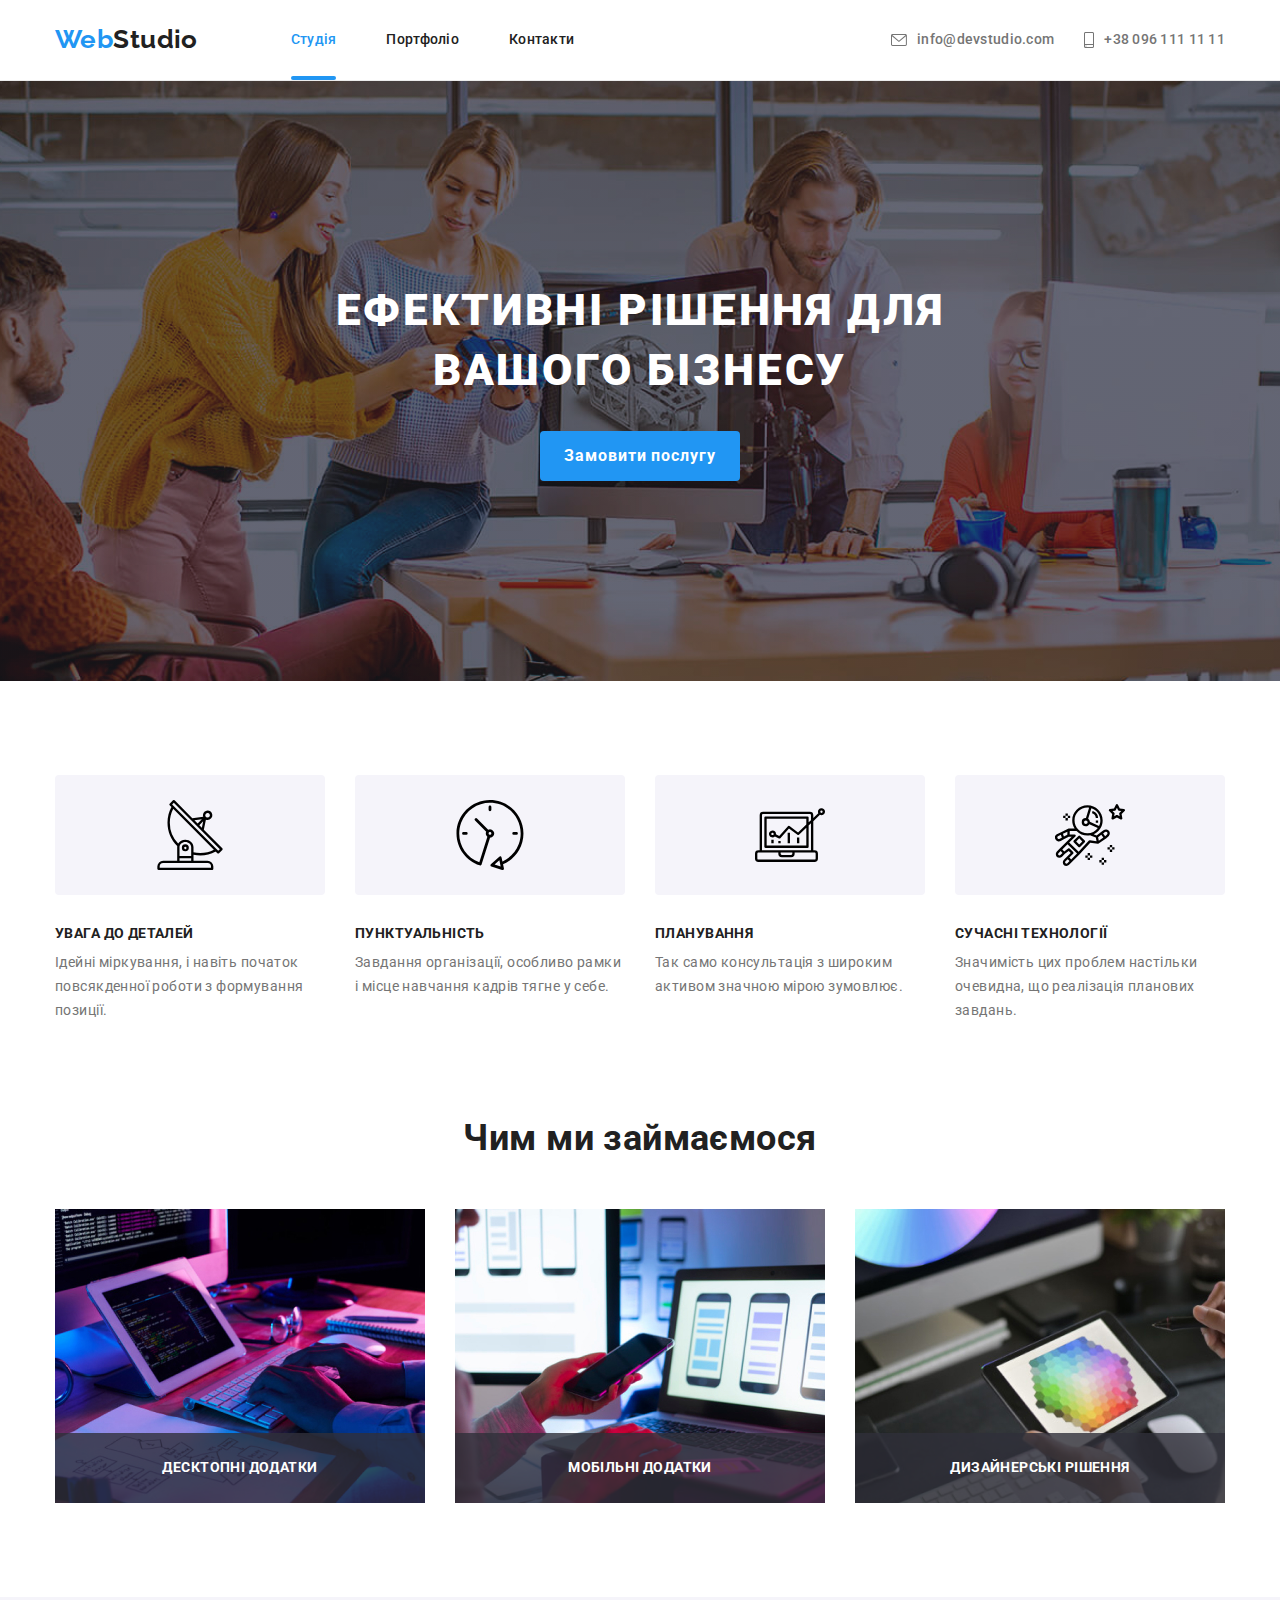
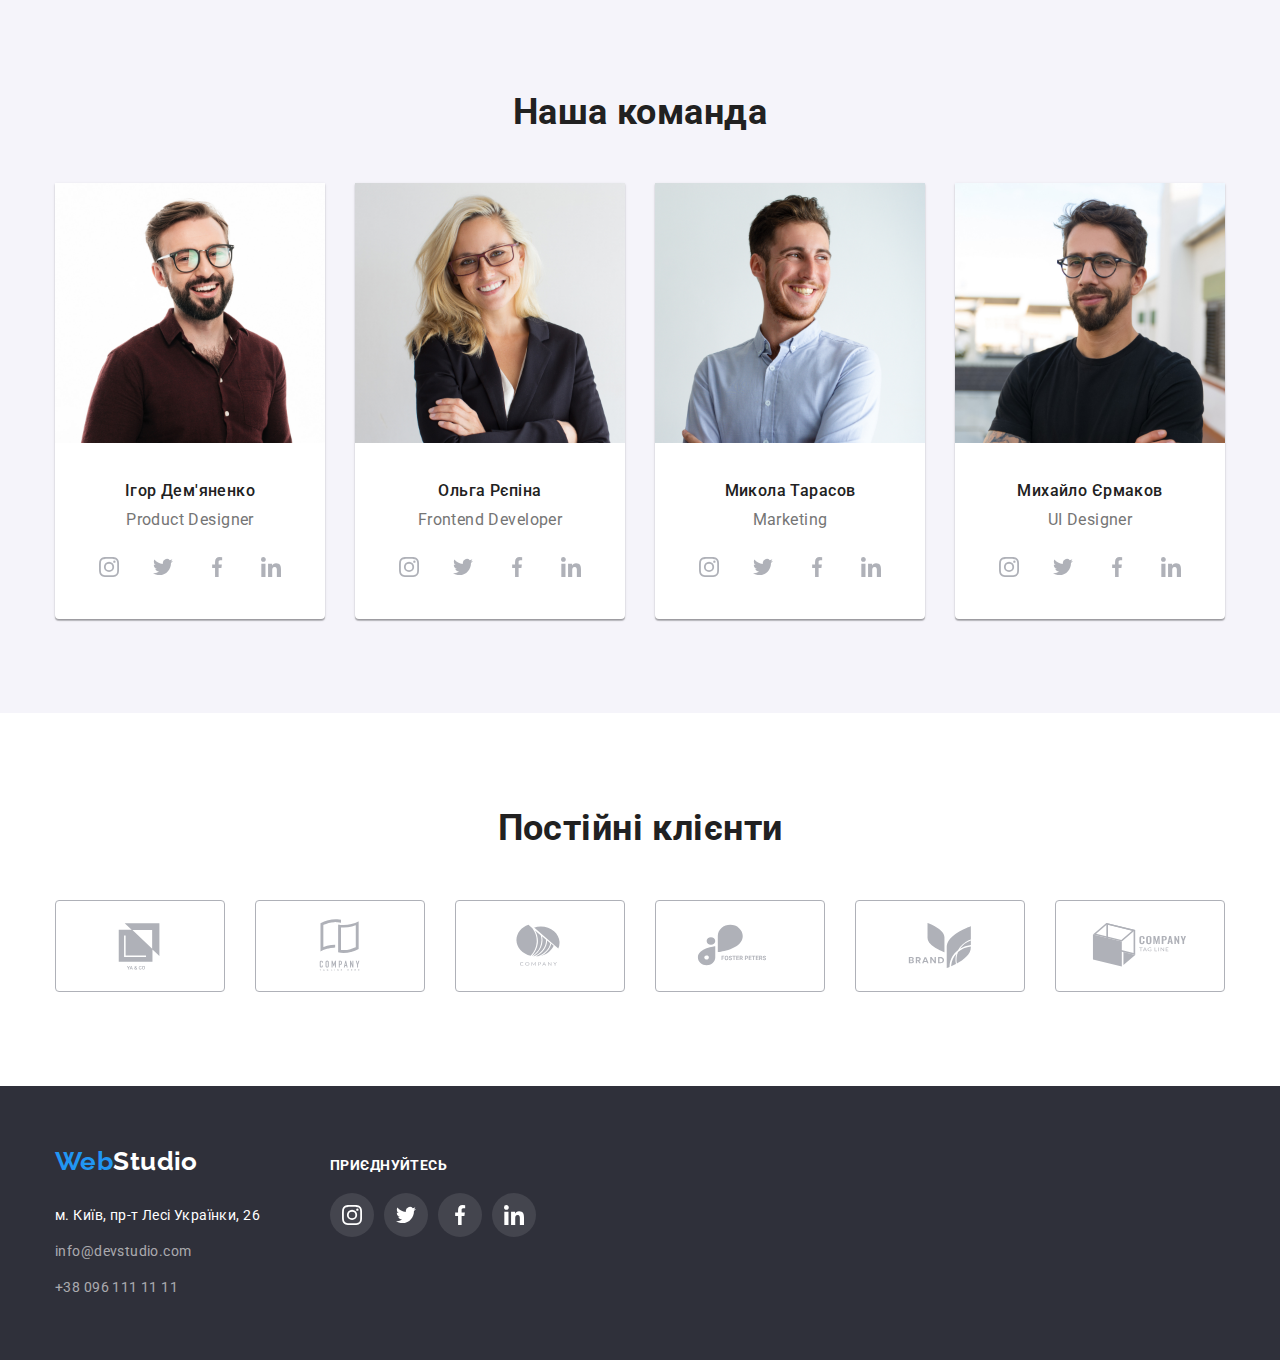
<file: index.html>
<!DOCTYPE html>
<html lang="uk">

<head>
    <meta charset="UTF-8">
    <meta http-equiv="X-UA-Compatible" content="IE=edge">
    <meta name="viewport" content="width=device-width, initial-scale=1.0">
    <title>Web Studio</title>
    <link rel="preconnect" href="https://fonts.googleapis.com">
    <link rel="preconnect" href="https://fonts.gstatic.com" crossorigin>
    <link
        href="https://fonts.googleapis.com/css2?family=Raleway:wght@700&family=Roboto:wght@400;500;700;900&display=swap"
        rel="stylesheet">
    <link rel="stylesheet"
        href="https://cdnjs.cloudflare.com/ajax/libs/modern-normalize/1.1.0/modern-normalize.min.css">
    <link rel="stylesheet" href="./css/styles.css">
</head>

<body>
    <!--header-->
    <header class="header">
        <div class="container cont-header">
            <nav class="nav">
                <a href="./index.html" class="header-logo link"><span class="logo-web">Web</span>Studio</a>
                <ul class="site-nav list">
                    <li class="item"><a href="./index.html" class="header-link link current">Студія</a></li>
                    <li class="item"><a href="./portfolio.html" class="header-link link">Портфоліо</a></li>
                    <li class="item"><a href="#" class="header-link link">Контакти</a></li>
                </ul>
            </nav>
            <ul class="header-list list">
                <li class="item"><a href="mailto:info@devstudio.com" class="contact link">
                        <svg width="16" height="12" class="mail-icon">
                            <use href="./images/icons.svg#icon-envelope"></use>
                        </svg>info@devstudio.com</a></li>
                <li class="item"><a href="tel:+380961111111" class="contact link">
                        <svg width="10" height="16" class="tell-icon">
                            <use href="./images/icons.svg#icon-smartphone"></use>
                        </svg>+38 096 111 11 11</a></li>
            </ul>
        </div>
    </header>
    <main class="main">
        <!-- hero -->
        <section class="hero section">
            <div class="hero-container container">
                <h1 class="hero-title">Ефективні рішення для вашого бізнесу</h1>
                <button data-modal-open type="button" class="hero-btn">Замовити послугу</button>
            </div>
        </section>
        <!--Features-->
        <section class="features section">
            <div class="container feature-container ">
                <h2 class="feature-title visually-hidden">Особливості</h2>
                <ul class="feature list">
                    <li class="feature-list">
                        <div class="feature-icon">
                            <svg width="70" height="70">
                                <use href="./images/icons.svg#icon-antenna"></use>
                            </svg>
                        </div>
                        <h3 class="feature-name">УВАГА ДО ДЕТАЛЕЙ</h3>
                        <p class="feature-text">Ідейні міркування, і навіть початок повсякденної роботи з формування
                            позиції.</p>
                    </li>
                    <li class="feature-list">
                        <div class="feature-icon">
                            <svg width="70" height="70">
                                <use href="./images/icons.svg#icon-clock"></use>
                            </svg>
                        </div>
                        <h3 class="feature-name">ПУНКТУАЛЬНІСТЬ</h3>
                        <p class="feature-text">Завдання організації, особливо рамки і місце навчання кадрів тягне у
                            себе.
                        </p>
                    </li>
                    <li class="feature-list">
                        <div class="feature-icon">
                            <svg width="70" height="70">
                                <use href="./images/icons.svg#icon-diagram"></use>
                            </svg>
                        </div>
                        <h3 class="feature-name">ПЛАНУВАННЯ</h3>
                        <p class="feature-text">Так само консультація з широким активом значною мірою зумовлює.</p>
                    </li>
                    <li class="feature-list">
                        <div class="feature-icon">
                            <svg width="70" height="70">
                                <use href="./images/icons.svg#icon-astronaut"></use>
                            </svg>
                        </div>
                        <h3 class="feature-name">СУЧАСНІ ТЕХНОЛОГІЇ</h3>
                        <p class="feature-text">Значимість цих проблем настільки очевидна, що реалізація планових
                            завдань.
                        </p>
                    </li>
                </ul>
            </div>
        </section>
        <!--Activity-->
        <section class="activity section no-padding">
            <div class="container">
                <h2 class="activity-title">Чим ми займаємося</h2>
                <ul class="activity-list list">
                    <li class="item">
                        <div class="activity-thumb">
                            <img class="activity-img" src="./images/photo1.jpg" alt="Фото1" width="370">
                            <p class="activity-text">Десктопні додатки</p>
                        </div>
                    </li>
                    <li class="item">
                        <div class="activity-thumb">
                            <img class="activity-img" src="./images/photo2.jpg" alt="Фото2" width="370">
                            <p class="activity-text">Мобільні додатки</p>
                        </div>
                    </li>
                    <li class="item">
                        <div class="activity-thumb">
                            <img class="activity-img" src="./images/photo3.jpg" alt="Фото3" width="370">
                            <p class="activity-text">Дизайнерські рішення</p>
                        </div>
                    </li>
                </ul>
            </div>
        </section>
        <!--Staff-->
        <section class="team section">
            <div class="team-container container">
                <h2 class="team-title">Наша команда</h2>
                <ul class="team-list list">
                    <li class="team-item">
                        <img src="./images/teamcard1.jpg" alt="Ігор" width="270" class="team-card">
                        <h3 class="team-name">Ігор Дем'яненко</h3>
                        <p class="team-text">Product Designer</p>
                        <ul class="team-soc-list list">
                            <li class="team-soc-items"><a href="" class="team-soc-link link">
                                    <svg width="20" height="20" class="team-soc-icons">
                                        <use href="./images/icons.svg#icon-instagram"></use>
                                    </svg>
                                </a>
                            </li>
                            <li class="team-soc-items"><a href="" class="team-soc-link link">
                                    <svg width="20" height="20" class="team-soc-icons">
                                        <use href="./images/icons.svg#icon-twitter"></use>
                                    </svg>
                                </a>
                            </li>
                            <li class="team-soc-items"><a href="" class="team-soc-link link">
                                    <svg width="20" height="20" class="team-soc-icons">
                                        <use href="./images/icons.svg#icon-facebook"></use>
                                    </svg>
                                </a>
                            </li>
                            <li class="team-soc-items"><a href="" class="team-soc-link link">
                                    <svg width="20" height="20" class="team-soc-icons">
                                        <use href="./images/icons.svg#icon-linkedin"></use>
                                    </svg>
                                </a>
                            </li>
                        </ul>
                    <li class="team-item">
                        <img src="./images/teamcard2.jpg" alt="Ольга" width="270" class="team-card">
                        <h3 class="team-name">Ольга Рєпіна</h3>
                        <p class="team-text">Frontend Developer</p>
                        <ul class="team-soc-list list">
                            <li class="team-soc-items"><a href="" class="team-soc-link link">
                                    <svg width="20" height="20" class="team-soc-icons">
                                        <use href="./images/icons.svg#icon-instagram"></use>
                                    </svg>
                                </a>
                            </li>
                            <li class="team-soc-items"><a href="" class="team-soc-link link">
                                    <svg width="20" height="20" class="team-soc-icons">
                                        <use href="./images/icons.svg#icon-twitter"></use>
                                    </svg>
                                </a>
                            </li>
                            <li class="team-soc-items"><a href="" class="team-soc-link link">
                                    <svg width="20" height="20" class="team-soc-icons">
                                        <use href="./images/icons.svg#icon-facebook"></use>
                                    </svg>
                                </a>
                            </li>
                            <li class="team-soc-items"><a href="" class="team-soc-link link">
                                    <svg width="20" height="20" class="team-soc-icons">
                                        <use href="./images/icons.svg#icon-linkedin"></use>
                                    </svg>
                                </a>
                            </li>
                        </ul>
                    </li>
                    <li class="team-item">
                        <img src="./images/teamcard3.jpg" alt="Микола" width="270" class="team-card">
                        <h3 class="team-name">Микола Тарасов</h3>
                        <p class="team-text">Marketing</p>
                        <ul class="team-soc-list list">
                            <li class="team-soc-items"><a href="" class="team-soc-link link">
                                    <svg width="20" height="20" class="team-soc-icons">
                                        <use href="./images/icons.svg#icon-instagram"></use>
                                    </svg>
                                </a>
                            </li>
                            <li class="team-soc-items"><a href="" class="team-soc-link link">
                                    <svg width="20" height="20" class="team-soc-icons">
                                        <use href="./images/icons.svg#icon-twitter"></use>
                                    </svg>
                                </a>
                            </li>
                            <li class="team-soc-items"><a href="" class="team-soc-link link">
                                    <svg width="20" height="20" class="team-soc-icons">
                                        <use href="./images/icons.svg#icon-facebook"></use>
                                    </svg>
                                </a>
                            </li>
                            <li class="team-soc-items"><a href="" class="team-soc-link link">
                                    <svg width="20" height="20" class="team-soc-icons">
                                        <use href="./images/icons.svg#icon-linkedin"></use>
                                    </svg>
                                </a>
                            </li>
                        </ul>
                    </li>
                    <li class="team-item">
                        <img src="./images/teamcard4.jpg" alt="Михайло" width="270" class="team-card">
                        <h3 class="team-name">Михайло Єрмаков</h3>
                        <p class="team-text">UI Designer</p>
                        <ul class="team-soc-list list">
                            <li class="team-soc-items"><a href="" class="team-soc-link link">
                                    <svg width="20" height="20" class="team-soc-icons">
                                        <use href="./images/icons.svg#icon-instagram"></use>
                                    </svg>
                                </a>
                            </li>
                            <li class="team-soc-items"><a href="" class="team-soc-link link">
                                    <svg width="20" height="20" class="team-soc-icons">
                                        <use href="./images/icons.svg#icon-twitter"></use>
                                    </svg>
                                </a>
                            </li>
                            <li class="team-soc-items"><a href="" class="team-soc-link link">
                                    <svg width="20" height="20" class="team-soc-icons">
                                        <use href="./images/icons.svg#icon-facebook"></use>
                                    </svg>
                                </a>
                            </li>
                            <li class="team-soc-items"><a href="" class="team-soc-link link">
                                    <svg width="20" height="20" class="team-soc-icons">
                                        <use href="./images/icons.svg#icon-linkedin"></use>
                                    </svg>
                                </a>
                            </li>
                        </ul>
                    </li>
                </ul>
            </div>
        </section>

        <!--Customers-->

        <section class="customers section">
            <div class="customers-container container">
                <h2 class="customers-title">Постійні клієнти</h2>
                <ul class="customers-list list">
                    <li class="customers-item">
                        <a href="#" class="customers-link link">
                            <svg class="customers-icon" width="106" height="60">
                                <use href="./images/icons.svg#icon-logo1"></use>
                            </svg>
                        </a>
                    </li>
                    <li class="customers-item">
                        <a href="#" class="customers-link link">
                            <svg class="customers-icon" width="106" height="60">
                                <use href="./images/icons.svg#icon-logo2"></use>
                            </svg>
                        </a>
                    </li>
                    <li class="customers-item">
                        <a href="#" class="customers-link link">
                            <svg class="customers-icon" width="106" height="60">
                                <use href="./images/icons.svg#icon-logo3"></use>
                            </svg>
                        </a>
                    </li>
                    <li class="customers-item">
                        <a href="#" class="customers-link link">
                            <svg class="customers-icon" width="106" height="60">
                                <use href="./images/icons.svg#icon-logo4"></use>
                            </svg>
                        </a>
                    </li>
                    <li class="customers-item">
                        <a href="#" class="customers-link link">
                            <svg class="customers-icon" width="106" height="60">
                                <use href="./images/icons.svg#icon-logo5"></use>
                            </svg>
                        </a>
                    </li>
                    <li class="customers-item">
                        <a href="#" class="customers-link link">
                            <svg class="customers-icon" width="106" height="60">
                                <use href="./images/icons.svg#icon-logo6"></use>
                            </svg>
                        </a>
                    </li>
                </ul>
            </div>
        </section>
    </main>
    <!-- footer -->
    <footer class="footer">
        <div class="footer-cont container">
            <div class="footer-address">
                <a href="./index.html" class="footer-logo link"><span class="footer-logo-web">Web</span>Studio</a>
                <address>
                    <ul class="footer-list list">
                        <li class="footer-item"><a class="footer-map link" href="https://goo.gl/maps/vWbxdvANgkh5WYvK6"
                                target="_blank" rel="noopener noreferrer nofollow">м. Київ, пр-т Лесі Українки, 26</a>
                        </li>
                        <li class="footer-item"><a href="mailto:info@devstudio.com" class="footer-mail link">
                                info@devstudio.com</a></li>
                        <li class="footer-item"> <a href="tel:+380961111111" class="footer-tel link">+38 096 111 11
                                11</a>
                        </li>
                    </ul>
                </address>
            </div>
            <div class="footer-soc-container">
                <p class="footer-title">приєднуйтесь</p>
                <ul class="footer-soc-list list">
                    <li class="footer-soc-items"><a href="" class="footer-soc-link link">
                            <svg width="20" height="20" class="team-soc-icons">
                                <use href="./images/icons.svg#icon-instagram"></use>
                            </svg>
                        </a>
                    </li>
                    <li class="footer-soc-items"><a href="" class="footer-soc-link link">
                            <svg width="20" height="20" class="footer-soc-icons">
                                <use href="./images/icons.svg#icon-twitter"></use>
                            </svg>
                        </a>
                    </li>
                    <li class="footer-soc-items"><a href="" class="footer-soc-link link">
                            <svg width="20" height="20" class="footer-soc-icons">
                                <use href="./images/icons.svg#icon-facebook"></use>
                            </svg>
                        </a>
                    </li>
                    <li class="footer-soc-items"><a href="" class="footer-soc-link link">
                            <svg width="20" height="20" class="footer-soc-icons">
                                <use href="./images/icons.svg#icon-linkedin"></use>
                            </svg>
                        </a>
                    </li>
                </ul>
            </div>
        </div>
    </footer>
    <div class="backdrop is-hidden" data-modal>
        <div class="modal">
            <button data-modal-close type="button" class="modal-close">
                <svg width="18" height="18" class="modal-icon">
                    <use href="./images/icons.svg#icon-close-black-18dp"></use>
                </svg>
            </button>
        </div>
    </div>
    <script src="./js/modal.js"></script>
</body>

</html>
</file>
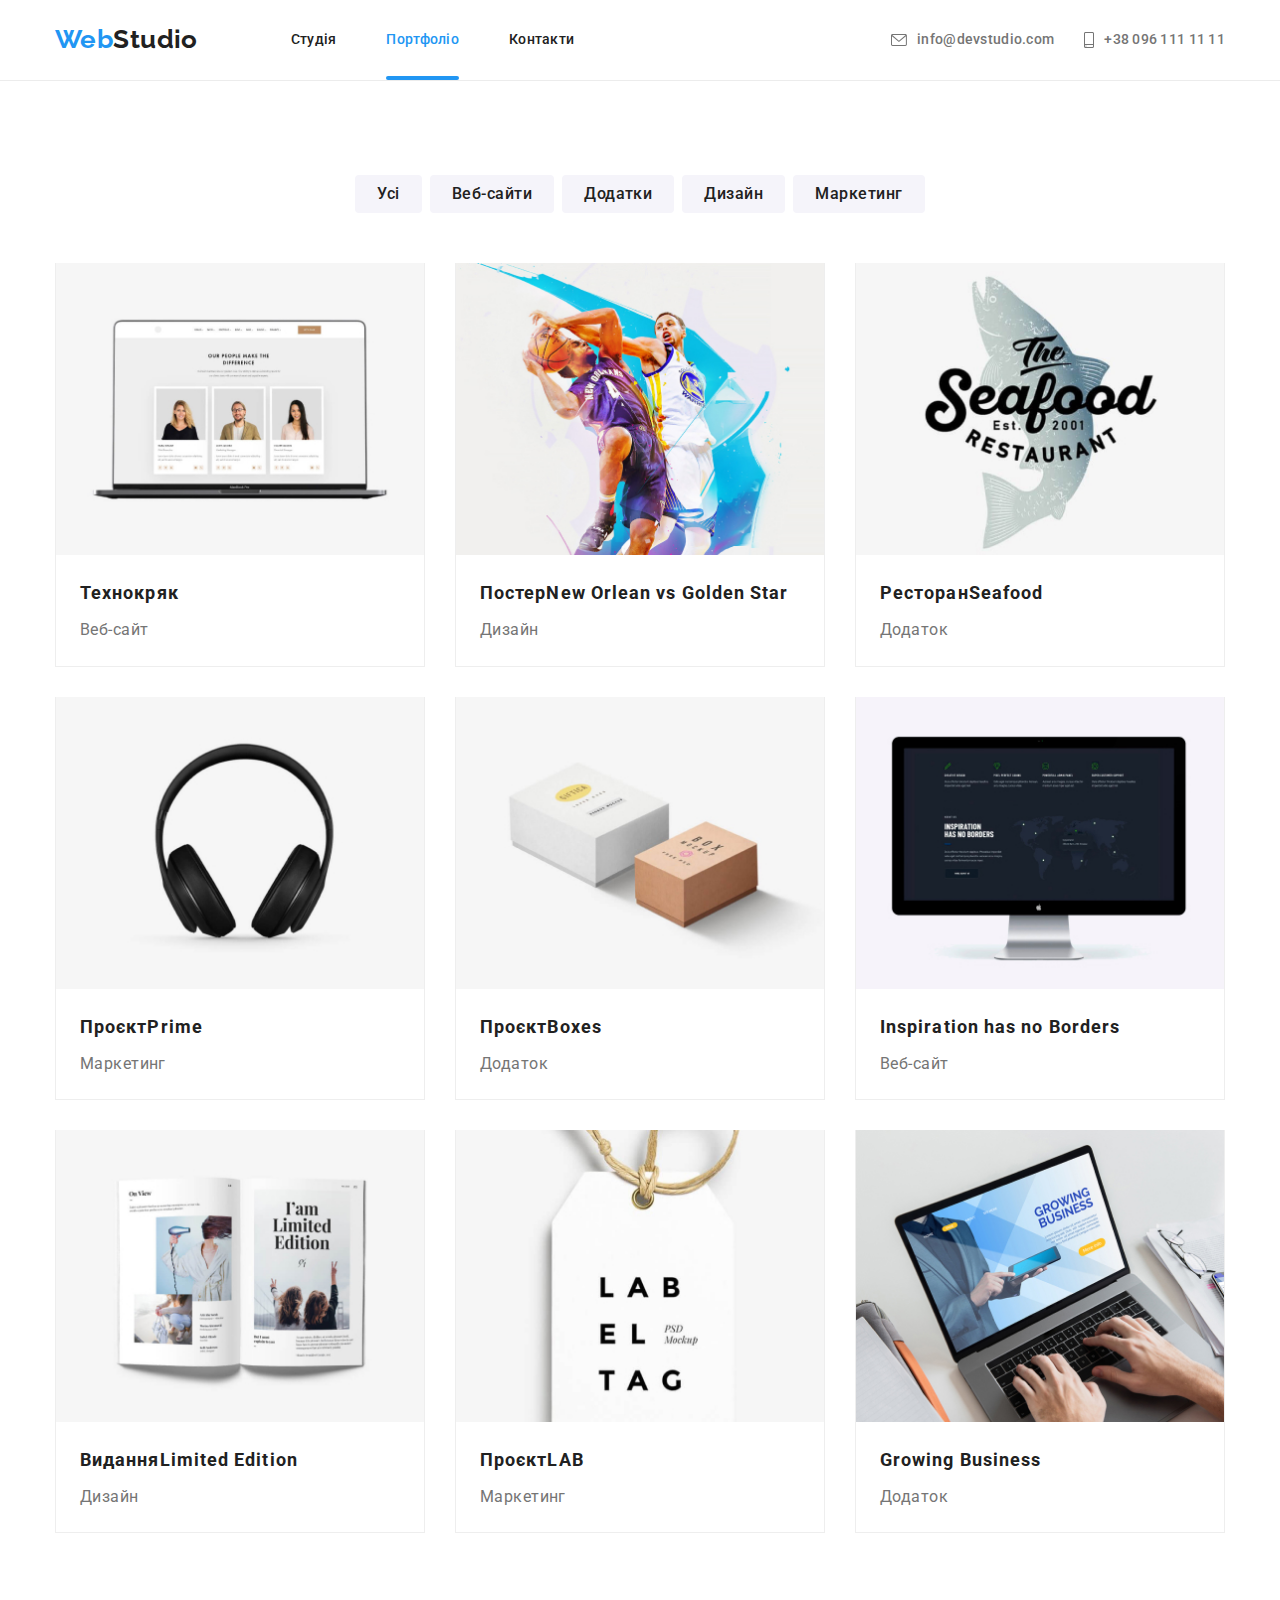
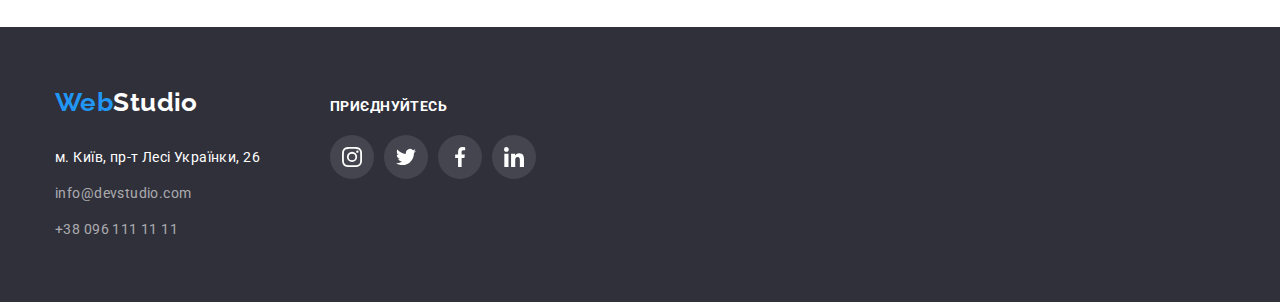
<file: portfolio.html>
<!DOCTYPE html>
<html lang="uk">

<head>
    <meta charset="UTF-8">
    <meta http-equiv="X-UA-Compatible" content="IE=edge">
    <meta name="viewport" content="width=device-width, initial-scale=1.0">
    <title>Document</title>
    <link rel="preconnect" href="https://fonts.googleapis.com">
    <link rel="preconnect" href="https://fonts.gstatic.com" crossorigin>
    <link
        href="https://fonts.googleapis.com/css2?family=Raleway:wght@700&family=Roboto:wght@400;500;700;900&display=swap"
        rel="stylesheet">
    <link rel="stylesheet"
        href="https://cdnjs.cloudflare.com/ajax/libs/modern-normalize/1.1.0/modern-normalize.min.css">
    <link rel="stylesheet" href="./css/styles.css">
</head>

<body>

    <!--header-->
    <header class="header">
        <div class="container cont-header">
            <nav class="nav">
                <a href="./index.html" class="header-logo link"><span class="logo-web">Web</span>Studio</a>
                <ul class="site-nav list">
                    <li class="item"><a href="./index.html" class="header-link link">Студія</a></li>
                    <li class="item"><a href="./portfolio.html" class="header-link link current">Портфоліо</a></li>
                    <li class="item"><a href="#" class="header-link link">Контакти</a></li>
                </ul>
            </nav>
            <ul class="header-list list">
                <li class="item"><a href="mailto:info@devstudio.com" class="contact link">
                        <svg width="16" height="12" class="mail-icon">
                            <use href="./images/icons.svg#icon-envelope"></use>
                        </svg>info@devstudio.com</a></li>
                <li class="item"><a href="tel:+380961111111" class="contact link">
                        <svg width="10" height="16" class="tell-icon">
                            <use href="./images/icons.svg#icon-smartphone"></use>
                        </svg>+38 096 111 11 11</a></li>
            </ul>
        </div>
    </header>
    <!-- Main -->
    <main class="main">
        <section class="projects section">
            <div class="container project-container">
                <h1 class="project-title visually-hidden">Проєкти</h1>
                <ul class="button list">
                    <li class="item"><button type="button" class="section-btn">Усі</button></li>
                    <li class="item"><button type="button" class="section-btn">Веб-сайти</button></li>
                    <li class="item"><button type="button" class="section-btn">Додатки</button></li>
                    <li class="item"><button type="button" class="section-btn">Дизайн</button></li>
                    <li class="item"><button type="button" class="section-btn">Маркетинг</button></li>
                </ul>

                <ul class="project list">
                    <li class="project-item"><a href="#" class="project-list list link">
                            <div class="project-thumb">
                                <img src="./images/project1.jpg" class="project-image" alt="Проєкт1" width="370">
                                <p class="project-cover-text">
                                    Ресурс пропонує комплексні пропозиції з різним рівнем функціоналу та сервісів. Все
                                    це дозволить відвідувачу отримати вичерпні відомості про компанію чи приватну особу.
                                </p>
                            </div>
                            <div class="project-border">
                                <h2 class="project-name">Технокряк</h2>
                                <p class="project-text">Веб-сайт</p>
                            </div>
                        </a>
                    </li>
                    <li class="project-item"><a href="#" class="project-list list link">
                            <div class="project-thumb">
                                <img src="./images/project2.jpg" class="project-image" alt="Проєкт2" width="370">
                                <p class="project-cover-text">
                                    Ресурс пропонує комплексні пропозиції з різним рівнем функціоналу та сервісів. Все
                                    це дозволить відвідувачу отримати вичерпні відомості про компанію чи приватну особу.
                                </p>
                            </div>
                            <div class="project-border">
                                <h2 class="project-name">Постер<span lang="en">New Orlean vs Golden Star</span></h2>
                                <p class="project-text">Дизайн</p>
                            </div>
                        </a>
                    </li>
                    <li class="project-item"><a href="#" class="project-list list link">
                            <div class="project-thumb">
                                <img src="./images/project3.jpg" class="project-image" alt="Проєкт3" width="370">
                                <p class="project-cover-text">
                                    Ресурс пропонує комплексні пропозиції з різним рівнем функціоналу та сервісів. Все
                                    це дозволить відвідувачу отримати вичерпні відомості про компанію чи приватну особу.
                                </p>
                            </div>
                            <div class="project-border">
                                <h2 class="project-name">Ресторан<span lang="en">Seafood</span></h2>
                                <p class="project-text">Додаток</p>
                            </div>
                        </a>
                    </li>
                    <li class="project-item"><a href="#" class="project-list list link">
                            <div class="project-thumb">
                                <img src="./images/project4.jpg" class="project-image" alt="Проєкт4" width="370">
                                <p class="project-cover-text">
                                    Ресурс пропонує комплексні пропозиції з різним рівнем функціоналу та сервісів. Все
                                    це дозволить відвідувачу отримати вичерпні відомості про компанію чи приватну особу.
                                </p>
                            </div>
                            <div class="project-border">
                                <h2 class="project-name">Проєкт<span lang="en">Prime</span></h2>
                                <p class="project-text">Маркетинг</p>
                            </div>
                        </a>
                    </li>
                    <li class="project-item"><a href="#" class="project-list list link">
                            <div class="project-thumb">
                                <img src="./images/project5.jpg" class="project-image" alt="Проєкт5" width="370">
                                <p class="project-cover-text">
                                    Ресурс пропонує комплексні пропозиції з різним рівнем функціоналу та сервісів. Все
                                    це дозволить відвідувачу отримати вичерпні відомості про компанію чи приватну особу.
                                </p>
                            </div>
                            <div class="project-border">
                                <h2 class="project-name">Проєкт<span lang="en">Boxes</span></h2>
                                <p class="project-text">Додаток</p>
                            </div>
                        </a>
                    </li>
                    <li class="project-item"><a href="#" class="project-list list link">
                            <div class="project-thumb">
                                <img src="./images/project6.jpg" class="project-image" alt="Проєкт6" width="370">
                                <p class="project-cover-text">
                                    Ресурс пропонує комплексні пропозиції з різним рівнем функціоналу та сервісів. Все
                                    це дозволить відвідувачу отримати вичерпні відомості про компанію чи приватну особу.
                                </p>
                            </div>
                            <div class="project-border">
                                <h2 class="project-name"><span lang="en">Inspiration has no Borders</span></h2>
                                <p class="project-text">Веб-сайт</p>
                            </div>
                        </a>
                    </li>
                    <li class="project-item"><a href="#" class="project-list list link">
                            <div class="project-thumb">
                                <img src="./images/project7.jpg" class="project-image" alt="Проєкт7" width="370">
                                <p class="project-cover-text">
                                    Ресурс пропонує комплексні пропозиції з різним рівнем функціоналу та сервісів. Все
                                    це дозволить відвідувачу отримати вичерпні відомості про компанію чи приватну особу.
                                </p>
                            </div>
                            <div class="project-border">
                                <h2 class="project-name">Видання<span lang="en">Limited Edition</span></h2>
                                <p class="project-text">Дизайн</p>
                            </div>
                        </a>
                    </li>
                    <li class="project-item"><a href="#" class="project-list list link">
                            <div class="project-thumb">
                                <img src="./images/project8.jpg" class="project-image" alt="Проєкт8" width="370">
                                <p class="project-cover-text">
                                    Ресурс пропонує комплексні пропозиції з різним рівнем функціоналу та сервісів. Все
                                    це дозволить відвідувачу отримати вичерпні відомості про компанію чи приватну особу.
                                </p>
                            </div>
                            <div class="project-border">
                                <h2 class="project-name">Проєкт<span lang="en">LAB</span></h2>
                                <p class="project-text">Маркетинг</p>
                            </div>
                        </a>
                    </li>
                    <li class="project-item"><a href="#" class="project-list list link">
                            <div class="project-thumb">
                                <img src="./images/project9.jpg" class="project-image" alt="Проєкт9" width="370">
                                <p class="project-cover-text">
                                    Ресурс пропонує комплексні пропозиції з різним рівнем функціоналу та сервісів. Все
                                    це дозволить відвідувачу отримати вичерпні відомості про компанію чи приватну особу.
                                </p>
                            </div>
                            <div class="project-border">
                                <h2 class="project-name"><span lang="en">Growing Business</span></h2>
                                <p class="project-text">Додаток</p>
                            </div>
                        </a>
                    </li>
                </ul>
            </div>
        </section>
    </main>
    <!-- footer -->
    <footer class="footer">
        <div class="footer-cont container">
            <div class="footer-address">
                <a href="./index.html" class="footer-logo link"><span class="footer-logo-web">Web</span>Studio</a>
                <address>
                    <ul class="footer-list list">
                        <li class="footer-item"><a class="footer-map link" href="https://goo.gl/maps/vWbxdvANgkh5WYvK6"
                                target="_blank" rel="noopener noreferrer nofollow">м. Київ, пр-т Лесі Українки, 26</a>
                        </li>
                        <li class="footer-item"><a href="mailto:info@devstudio.com" class="footer-mail link">
                                info@devstudio.com</a></li>
                        <li class="footer-item"> <a href="tel:+380961111111" class="footer-tel link">+38 096 111 11
                                11</a>
                        </li>
                    </ul>
                </address>
            </div>
            <div class="footer-soc-container">
                <p class="footer-title">приєднуйтесь</p>
                <ul class="footer-soc-list list">
                    <li class="footer-soc-items"><a href="" class="footer-soc-link link">
                            <svg width="20" height="20" class="team-soc-icons">
                                <use href="./images/icons.svg#icon-instagram"></use>
                            </svg>
                        </a>
                    </li>
                    <li class="footer-soc-items"><a href="" class="footer-soc-link link">
                            <svg width="20" height="20" class="footer-soc-icons">
                                <use href="./images/icons.svg#icon-twitter"></use>
                            </svg>
                        </a>
                    </li>
                    <li class="footer-soc-items"><a href="" class="footer-soc-link link">
                            <svg width="20" height="20" class="footer-soc-icons">
                                <use href="./images/icons.svg#icon-facebook"></use>
                            </svg>
                        </a>
                    </li>
                    <li class="footer-soc-items"><a href="" class="footer-soc-link link">
                            <svg width="20" height="20" class="footer-soc-icons">
                                <use href="./images/icons.svg#icon-linkedin"></use>
                            </svg>
                        </a>
                    </li>
                </ul>
            </div>
        </div>
    </footer>

</body>

</html>
</file>
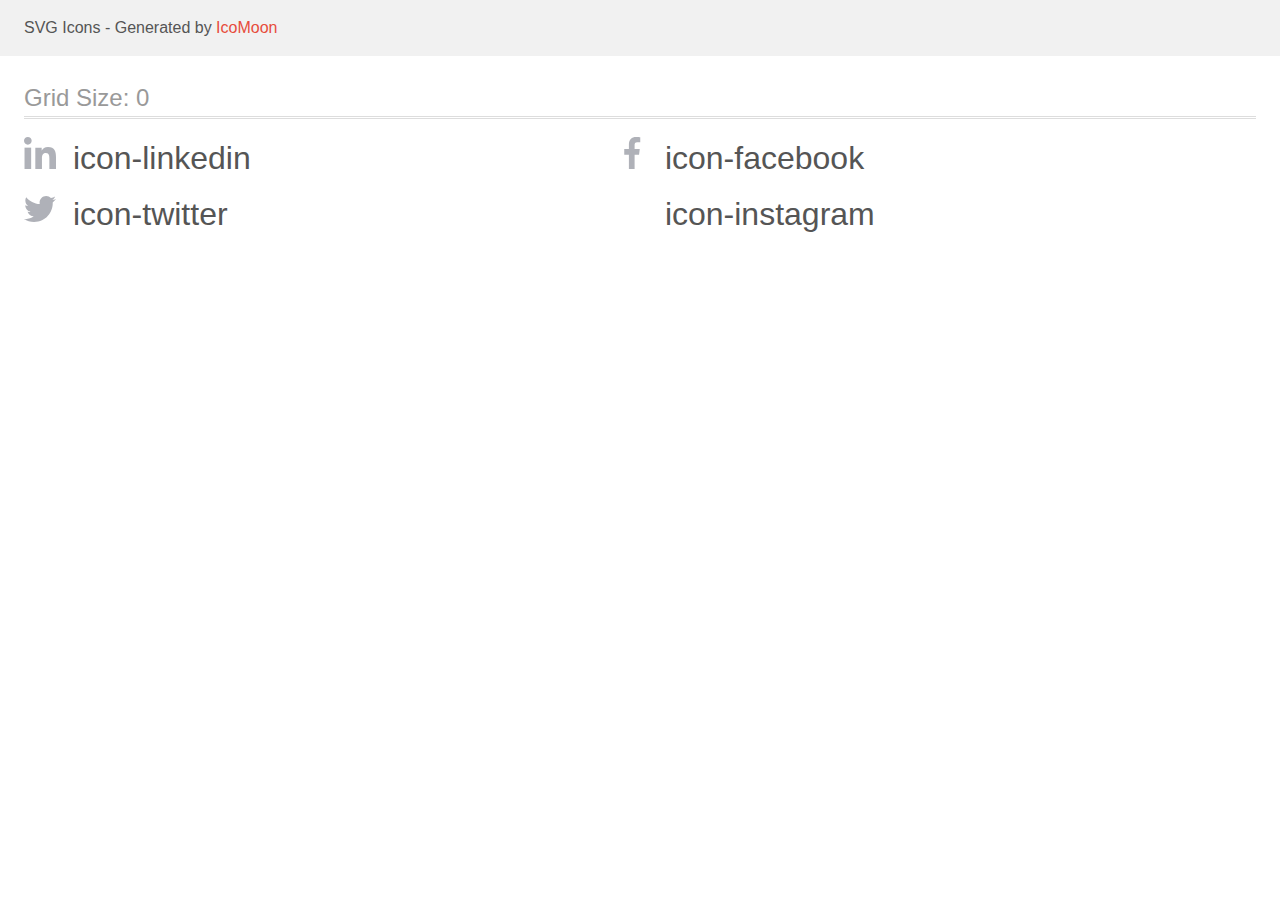
<file: icomoon/demo.html>
<!doctype html>
<html>
<head>
    <title>IcoMoon - SVG Icons</title>
    <meta charset="utf-8">
    <meta name="viewport" content="width=device-width, initial-scale=1">
    <link rel="stylesheet" href="demo-files/demo.css">
    <link rel="stylesheet" href="style.css">
</head>
<body>
<svg aria-hidden="true" style="position: absolute; width: 0; height: 0; overflow: hidden;" version="1.1" xmlns="http://www.w3.org/2000/svg" xmlns:xlink="http://www.w3.org/1999/xlink">
<defs>
<symbol id="icon-linkedin" viewBox="0 0 32 32">
<path fill="#afb1b8" style="fill: var(--color1, #afb1b8)" d="M31.992 32v-0.001h0.008v-11.736c0-5.741-1.236-10.164-7.948-10.164-3.227 0-5.392 1.771-6.276 3.449h-0.093v-2.913h-6.364v21.364h6.627v-10.579c0-2.785 0.528-5.479 3.977-5.479 3.399 0 3.449 3.179 3.449 5.657v10.401h6.62z"></path>
<path fill="#afb1b8" style="fill: var(--color1, #afb1b8)" d="M0.528 10.636h6.635v21.364h-6.635v-21.364z"></path>
<path fill="#afb1b8" style="fill: var(--color1, #afb1b8)" d="M3.843 0c-2.121 0-3.843 1.721-3.843 3.843s1.721 3.879 3.843 3.879c2.121 0 3.843-1.757 3.843-3.879-0.001-2.121-1.723-3.843-3.843-3.843v0z"></path>
</symbol>
<symbol id="icon-facebook" viewBox="0 0 32 32">
<path fill="#afb1b8" style="fill: var(--color1, #afb1b8)" d="M21.329 5.313h2.921v-5.088c-0.504-0.069-2.237-0.225-4.256-0.225-4.212 0-7.097 2.649-7.097 7.519v4.481h-4.648v5.688h4.648v14.312h5.699v-14.311h4.46l0.708-5.688h-5.169v-3.919c0.001-1.644 0.444-2.769 2.735-2.769v0z"></path>
</symbol>
<symbol id="icon-twitter" viewBox="0 0 32 32">
<path fill="#afb1b8" style="fill: var(--color1, #afb1b8)" d="M32 6.078c-1.19 0.522-2.458 0.868-3.78 1.036 1.36-0.812 2.398-2.088 2.886-3.626-1.268 0.756-2.668 1.29-4.16 1.588-1.204-1.282-2.92-2.076-4.792-2.076-3.632 0-6.556 2.948-6.556 6.562 0 0.52 0.044 1.020 0.152 1.496-5.454-0.266-10.28-2.88-13.522-6.862-0.566 0.982-0.898 2.106-0.898 3.316 0 2.272 1.17 4.286 2.914 5.452-1.054-0.020-2.088-0.326-2.964-0.808 0 0.020 0 0.046 0 0.072 0 3.188 2.274 5.836 5.256 6.446-0.534 0.146-1.116 0.216-1.72 0.216-0.42 0-0.844-0.024-1.242-0.112 0.85 2.598 3.262 4.508 6.13 4.57-2.232 1.746-5.066 2.798-8.134 2.798-0.538 0-1.054-0.024-1.57-0.090 2.906 1.874 6.35 2.944 10.064 2.944 12.072 0 18.672-10 18.672-18.668 0-0.29-0.010-0.57-0.024-0.848 1.302-0.924 2.396-2.078 3.288-3.406z"></path>
</symbol>
<symbol id="icon-instagram" viewBox="0 0 32 32">
<path fill="#fff" style="fill: var(--color2, #fff)" d="M31.969 9.408c-0.075-1.7-0.35-2.869-0.744-3.882-0.406-1.075-1.032-2.038-1.851-2.838-0.8-0.813-1.769-1.444-2.832-1.844-1.019-0.394-2.182-0.669-3.882-0.744-1.713-0.081-2.257-0.1-6.601-0.1s-4.888 0.019-6.595 0.094c-1.7 0.075-2.869 0.35-3.882 0.744-1.075 0.406-2.038 1.031-2.838 1.85-0.813 0.8-1.444 1.769-1.844 2.832-0.394 1.019-0.669 2.182-0.744 3.882-0.081 1.713-0.1 2.257-0.1 6.601s0.019 4.888 0.094 6.595c0.075 1.7 0.35 2.869 0.744 3.882 0.406 1.075 1.038 2.038 1.85 2.838 0.8 0.813 1.769 1.444 2.832 1.844 1.019 0.394 2.182 0.669 3.882 0.744 1.706 0.075 2.25 0.094 6.595 0.094s4.888-0.019 6.595-0.094c1.7-0.075 2.869-0.35 3.882-0.744 2.151-0.832 3.851-2.532 4.682-4.682 0.394-1.019 0.669-2.182 0.744-3.882 0.075-1.707 0.094-2.251 0.094-6.595s-0.006-4.888-0.081-6.595zM29.087 22.473c-0.069 1.563-0.331 2.407-0.55 2.969-0.538 1.394-1.644 2.5-3.038 3.038-0.563 0.219-1.413 0.481-2.969 0.55-1.688 0.075-2.194 0.094-6.464 0.094s-4.782-0.019-6.464-0.094c-1.563-0.069-2.407-0.331-2.969-0.55-0.694-0.256-1.325-0.663-1.838-1.194-0.531-0.519-0.938-1.144-1.194-1.838-0.219-0.563-0.481-1.413-0.55-2.969-0.075-1.688-0.094-2.194-0.094-6.464s0.019-4.782 0.094-6.464c0.069-1.563 0.331-2.407 0.55-2.969 0.256-0.694 0.663-1.325 1.2-1.838 0.519-0.531 1.144-0.938 1.838-1.194 0.563-0.219 1.413-0.481 2.969-0.55 1.688-0.075 2.194-0.094 6.464-0.094 4.276 0 4.782 0.019 6.464 0.094 1.563 0.069 2.407 0.331 2.969 0.55 0.694 0.256 1.325 0.662 1.838 1.194 0.531 0.519 0.938 1.144 1.194 1.838 0.219 0.563 0.481 1.413 0.55 2.969 0.075 1.688 0.094 2.194 0.094 6.464s-0.019 4.77-0.094 6.458z"></path>
<path fill="#fff" style="fill: var(--color2, #fff)" d="M16.059 7.783c-4.538 0-8.22 3.682-8.22 8.22s3.682 8.22 8.22 8.22c4.539 0 8.22-3.682 8.22-8.22s-3.682-8.22-8.22-8.22zM16.059 21.335c-2.944 0-5.332-2.388-5.332-5.332s2.388-5.332 5.332-5.332c2.944 0 5.332 2.388 5.332 5.332s-2.388 5.332-5.332 5.332z"></path>
<path fill="#fff" style="fill: var(--color2, #fff)" d="M26.524 7.458c0 1.060-0.859 1.919-1.919 1.919s-1.919-0.859-1.919-1.919c0-1.060 0.859-1.919 1.919-1.919s1.919 0.859 1.919 1.919z"></path>
</symbol>
</defs>
</svg>

<header class="bgc1 clearfix">
<div class="mhl">
    <p>SVG Icons - Generated by <a href="https://icomoon.io/app">IcoMoon</a></p>
</div>
</header>
    <div class="clearfix mhl ptl">
        <h1 class="mvm mtn fgc1">Grid Size: 0</h1>
        <div class="glyph fs1">
            <div class="clearfix pbs">
                <svg class="icon icon-linkedin"><use xlink:href="#icon-linkedin"></use></svg><span class="name"> icon-linkedin</span>
            </div>
        </div>
        <div class="glyph fs1">
            <div class="clearfix pbs">
                <svg class="icon icon-facebook"><use xlink:href="#icon-facebook"></use></svg><span class="name"> icon-facebook</span>
            </div>
        </div>
        <div class="glyph fs1">
            <div class="clearfix pbs">
                <svg class="icon icon-twitter"><use xlink:href="#icon-twitter"></use></svg><span class="name"> icon-twitter</span>
            </div>
        </div>
        <div class="glyph fs1">
            <div class="clearfix pbs">
                <svg class="icon icon-instagram"><use xlink:href="#icon-instagram"></use></svg><span class="name"> icon-instagram</span>
            </div>
        </div>
  </div>
<script defer src="svgxuse.js"></script>
</body>
</html>
</file>
<file: css/styles.css>
html {
  box-sizing: border-box;
}
*,
*::before,
*::after {
  box-sizing: inherit;
}

:root {
  --primary-title-color: #212121;
  --primary-text-color: #757575;
  --accent-color: #2196f3;
  --primary-white-color: #ffffff;
  --secondary-bg-color: #2f303a;
  --third-bg-color: #f5f4fa;
  --footer-color: rgba(255, 255, 255, 0.6);
  --hero-btn-background: #188ce8;
  --header-border-color: #ececec;
  --project-border-color: #eeeeee;
  --secondary-text-color: #afb1b8;
  --bg-footer-soc: rgba(255, 255, 255, 0.1);
  --bg-cover-color: rgba(33, 150, 243, 0.9);
  --backdrop-color: rgba(0, 0, 0, 0.2);
  --activity-bg-color: rgba(47, 48, 58, 0.8);

  --transition-timing: cubic-bezier(0.4, 0, 0.2, 1);

  --main-font: "Roboto", sans-serif;
}

p,
h1,
h2,
h3 {
  margin: 0;
}
ul {
  margin: 0px;
}

body {
  font-family: var(--main-font);
  font-size: 14px;
  line-height: 1.71;
  letter-spacing: 0.03em;
  color: var(--primary-text-color);
  background-color: var(--primary-white-color);
}
.header-link,
.link {
  text-decoration: none;
}
.list {
  list-style: none;
  padding: 0;
  margin: 0;
}
.visually-hidden {
  position: absolute;
  width: 1px;
  height: 1px;
  margin: -1px;
  border: 0;
  padding: 0;
  white-space: nowrap;
  clip-path: inset(100%);
  clip: rect(0 0 0 0);
  overflow: hidden;
}
.container {
  width: 1200px;
  margin: 0 auto;
  padding-left: 15px;
  padding-right: 15px;
}
.section {
  padding-top: 94px;
  padding-bottom: 94px;
}

/* HEADER */

.cont-header {
  display: flex;
  align-items: center;
}
.header {
  border-bottom: 1px solid var(--header-border-color);
}
.header-logo {
  display: flex;
  padding-top: 24px;
  padding-bottom: 24px;
  margin-right: 93px;
  font-family: "Raleway", sans-serif;
  font-weight: 700;
  font-size: 26px;
  line-height: 1.19;
  color: var(--primary-title-color);
}
.logo-web {
  font-family: "Raleway", sans-serif;
  font-weight: 700;
  font-size: 26px;
  line-height: 1.19;
  color: var(--accent-color);
}
.nav {
  display: flex;
}
.site-nav {
  display: flex;
  align-items: center;
}
.site-nav .item:not(:last-child) {
  margin-right: 50px;
}

.header-link {
  position: relative;
  display: flex;
  font-weight: 500;
  font-size: 14px;
  line-height: 1.14;
  letter-spacing: 0.02em;
  color: var(--primary-title-color);
  transition: color 250ms cubic-bezier(0.4, 0, 0.2, 1);
  padding-top: 32px;
  padding-bottom: 32px;
}
.header-link:hover,
.header-link:focus {
  color: var(--accent-color);
}
.header-link.current::after {
  content: "";
  position: absolute;
  display: block;
  width: 100%;
  height: 4px;
  background-color: var(--accent-color);
  border-radius: 2px;
  left: 0;
  bottom: 0;
  opacity: 1;
}
.header-link::after {
  content: "";
  position: absolute;
  display: block;
  width: 100%;
  height: 4px;
  background-color: var(--accent-color);
  border-radius: 2px;
  left: 0;
  bottom: 0;
  opacity: 0;
  transition: opacity 250ms cubic-bezier(0.4, 0, 0.2, 1);
}
.header-link:hover::after {
  opacity: 1;
}

.site-nav .link.current {
  color: var(--accent-color);
}

.header-list {
  display: flex;
  margin-left: auto;
  align-items: center;
}
.header-list .item:not(:last-child) {
  margin-right: 30px;
}
.contact {
  display: flex;
  align-items: center;
  font-weight: 500;
  font-size: 14px;
  line-height: 1.14;
  letter-spacing: 0.02em;
  color: var(--primary-text-color);
  fill: var(--primary-text-color);
  text-decoration: none;
  transition: color 250ms cubic-bezier(0.4, 0, 0.2, 1);
}
.contact:hover,
.contact:focus {
  color: var(--accent-color);
}
.mail-icon {
  fill: currentColor;
  margin-right: 10px;
}
.tell-icon {
  fill: currentColor;
  margin-right: 10px;
}

/* STUDIO */

/* Hero */

.hero {
  background-color: var(--secondary-bg-color);
  text-align: center;
  background-image: linear-gradient(
      rgba(47, 48, 58, 0.4),
      rgba(47, 48, 58, 0.4)
    ),
    url("../images/herobg.jpg");
  background-repeat: no-repeat;
  background-size: cover;
  background-position: center;
  max-width: 1600px;
  padding-top: 200px;
  padding-bottom: 200px;
  margin: auto;
}
.hero-container {
  max-width: 696px;
}
.hero-title {
  display: inline-block;
  margin-bottom: 30px;
  font-weight: 900;
  font-size: 44px;
  line-height: 1.36;
  letter-spacing: 0.06em;
  text-transform: uppercase;
  color: var(--primary-white-color);
}
.hero-btn {
  border: none;
  padding: 10px 24px;
  border-radius: 4px;
  min-width: 200px;
  font-family: inherit;
  font-weight: 700;
  font-size: 16px;
  line-height: 1.9;
  letter-spacing: 0.06em;
  color: var(--primary-white-color);
  background: var(--accent-color);
  cursor: pointer;
  transition: color 250ms cubic-bezier(0.4, 0, 0.2, 1);
}
.hero-btn:hover,
.hero-btn:focus {
  background-color: var(--hero-btn-background);
}

/* Features */

.feature {
  display: flex;
}

.feature-list {
  width: 270px;
}
.feature-icon {
  display: flex;
  width: 270px;
  height: 120px;
  align-items: center;
  justify-content: center;
  background-color: var(--third-bg-color);
  margin-bottom: 30px;
  border-radius: 4px;
}

.feature-name {
  margin-bottom: 10px;
  font-size: 14px;
  line-height: 1.17;
  letter-spacing: 0.03em;
  text-transform: uppercase;
  color: var(--primary-title-color);
}
.feature .feature-list:not(:last-child) {
  margin-right: 30px;
}
/* Activity */

.no-padding {
  padding-top: 0;
}
.activity-title {
  margin-bottom: 50px;
  font-size: 36px;
  line-height: 1.17;
  text-align: center;
  color: var(--primary-title-color);
}
.activity-list {
  display: flex;
}
.activity-list .item:not(:last-child) {
  margin-right: 30px;
}
.activity-img {
  display: block;
  width: 100%;
  height: auto;
}
.activity-thumb {
  position: relative;
}
.activity-text {
  position: absolute;
  bottom: 0;
  display: flex;
  align-items: center;
  justify-content: center;
  height: 70px;
  width: 100%;
  font-weight: 700;
  font-size: 14px;
  line-height: 1.14;
  text-align: center;
  letter-spacing: 0.03em;
  text-transform: uppercase;
  color: var(--primary-white-color);
  background-color: var(--activity-bg-color);
}

/* Staff */

.team {
  background-color: var(--third-bg-color);
}
.team-list {
  display: flex;
}
.team-item {
  width: 270px;
  box-shadow: 0px 1px 3px rgba(0, 0, 0, 0.12), 0px 1px 1px rgba(0, 0, 0, 0.14),
    0px 2px 1px rgba(0, 0, 0, 0.2);
  border-radius: 0px 0px 4px 4px;
  background-color: var(--primary-white-color);
  padding-bottom: 30px;
}
.team-list .team-item:not(:last-child) {
  margin-right: 30px;
}
.team-title {
  margin-bottom: 50px;
  font-size: 36px;
  line-height: 1.17;
  text-align: center;
  color: var(--primary-title-color);
}
.team-card {
  margin-top: 0;
  margin-bottom: 30px;
}
.team-name {
  margin-bottom: 10px;
  font-weight: 500;
  font-size: 16px;
  line-height: 1.19;
  text-align: center;
  color: var(--primary-title-color);
}
.team-text {
  margin-bottom: 30px;
  font-size: 16px;
  line-height: 1.19;
  text-align: center;
  margin-bottom: 16px;
  color: var(--primary-text-color);
}
.team-soc-list {
  display: flex;
  justify-content: center;
  align-items: center;
}
.team-soc-items {
  width: 44px;
  height: 44px;
}
.team-soc-icons {
  fill: currentColor;
}
.team-soc-items:not(:last-child) {
  margin-right: 10px;
}
.team-soc-link {
  width: 100%;
  height: 100%;
  display: flex;
  border-radius: 50%;
  justify-content: center;
  align-items: center;
  color: var(--secondary-text-color);
  transition: background-color 250ms cubic-bezier(0.4, 0, 0.2, 1),
    color 250ms cubic-bezier(0.4, 0, 0.2, 1);
}
.team-soc-link:hover,
.team-soc-link:focus {
  color: var(--primary-white-color);
  background-color: var(--accent-color);
}

/*Customers*/

.customers-list {
  display: flex;
}
.customers-title {
  margin-bottom: 50px;
  font-size: 36px;
  line-height: 1.17;
  text-align: center;
  color: var(--primary-title-color);
}
.customers-item {
  width: 170px;
  height: 92px;
}

.customers-link {
  width: 100%;
  height: 100%;
  display: flex;
  justify-content: center;
  align-items: center;
  color: var(--secondary-text-color);
  border: 1px solid var(--secondary-text-color);
  border-radius: 4px;
  transition: color 250ms cubic-bezier(0.4, 0, 0.2, 1),
    border 250ms cubic-bezier(0.4, 0, 0.2, 1);
}
.customers-link:hover {
  color: var(--accent-color);
  border: 1px solid var(--accent-color);
}
.customers-item:not(:last-child) {
  margin-right: 30px;
}
.customers-icon {
  fill: currentColor;
}

/* PORTFOLIO */

.button {
  display: flex;
  margin-bottom: 50px;
  justify-content: center;
}
.button .item:not(:last-child) {
  margin-right: 8px;
}
.section-btn {
  padding: 6px 22px;
  border-radius: 4px;
  border: none;
  font-family: inherit;
  font-weight: 500;
  font-size: 16px;
  line-height: 1.63;
  letter-spacing: 0.03em;
  color: var(--primary-title-color);
  background: var(--third-bg-color);
  cursor: pointer;
  transition: color 250ms cubic-bezier(0.4, 0, 0.2, 1),
    background-color 250ms cubic-bezier(0.4, 0, 0.2, 1),
    box-shadow 250ms cubic-bezier(0.4, 0, 0.2, 1);
}
.section-btn:hover,
.section-btn:focus {
  color: var(--primary-white-color);
  background: var(--accent-color);
  box-shadow: 0px 3px 1px rgba(0, 0, 0, 0.1), 0px 1px 2px rgba(0, 0, 0, 0.08),
    0px 2px 2px rgba(0, 0, 0, 0.12);
}
.project {
  display: flex;
  flex-wrap: wrap;
}
.project-item {
  width: 370px;
  margin-right: 30px;
  margin-bottom: 30px;
  border-left: 1px solid var(--project-border-color);
  border-bottom: 1px solid var(--project-border-color);
  border-right: 1px solid var(--project-border-color);
}
.project-item:nth-last-child(-n + 3) {
  margin-bottom: 0;
}
.project-item:nth-child(3n) {
  margin-right: 0;
}
.project-image {
  margin-top: 0;
}
.project-thumb {
  position: relative;
  overflow: hidden;
}
.project-image {
  display: block;
  height: auto;
  width: 100%;
}
.project-cover-text {
  position: absolute;
  top: 0;
  font-weight: 400;
  font-size: 18px;
  line-height: 1.6;
  letter-spacing: 0.03em;
  color: var(--primary-white-color);
  background-color: var(--bg-cover-color);
  padding: 63px 24px;
  height: 100%;
  transform: translateY(100%);
  transition: transform 250ms cubic-bezier(0.4, 0, 0.2, 1);
}
.project-item:hover .project-cover-text {
  transform: translateY(0);
}
.project-name {
  margin-bottom: 4px;
  font-size: 18px;
  line-height: 2;
  letter-spacing: 0.06em;
  color: var(--primary-title-color);
}
.project-text {
  font-size: 16px;
  line-height: 1.88;
  color: var(--primary-text-color);
}
.project-title,
.project-text {
  text-decoration: none;
}
.project-border {
  padding-top: 20px;
  padding-bottom: 20px;
  padding-left: 24px;
  padding-right: 24px;
}
.project-list {
  display: block;
  transform: box-shadow 250ms cubic-bezier(0.4, 0, 0.2, 1);
}
.project-list:hover,
.project-list:focus {
  box-shadow: 0px 1px 1px rgba(0, 0, 0, 0.12), 0px 4px 4px rgba(0, 0, 0, 0.06),
    1px 4px 6px rgba(0, 0, 0, 0.16);
}


/* footer */

.footer {
  padding-top: 60px;
  padding-bottom: 60px;
}
.footer-cont {
  display: flex;
  align-items: baseline;
}
.footer-logo {
  display: block;
  margin-top: 0;
  margin-bottom: 28px;
  font-family: "Raleway";
  font-weight: 700;
  font-size: 26px;
  line-height: 1.19;
  color: var(--primary-white-color);
}
.footer-logo-web {
  font-family: "Raleway";
  font-weight: 700;
  font-size: 26px;
  line-height: 1.19;
  color: var(--accent-color);
}
.footer-map {
  display: block;
  margin-top: 0;
  font-style: normal;
  color: var(--primary-white-color);
  transition: color 250ms cubic-bezier(0.4, 0, 0.2, 1);
}
.footer-map:hover,
.footer-map:focus {
  color: var(--accent-color);
}
.footer-mail {
  display: block;
  margin-top: 0;
  font-style: normal;
  color: var(--footer-color);
  transition: color 250ms cubic-bezier(0.4, 0, 0.2, 1);
}
.footer-mail:hover {
  color: var(--accent-color);
}
.footer-tel {
  display: block;
  margin-top: 0;
  font-style: normal;
  color: var(--footer-color);
  transition: color 250ms cubic-bezier(0.4, 0, 0.2, 1);
}
.footer-tel:hover {
  color: var(--accent-color);
}
.footer {
  display: block;
  background: var(--secondary-bg-color);
}
.footer-list .footer-item:not(:last-child) {
  margin-bottom: 12px;
}
.footer-address {
  display: inline-block;
}
.footer-soc-container {
  display: inline-block;
  margin-left: 70px;
}
.footer-title {
  font-weight: 700;
  margin-bottom: 20px;
  font-size: 14px;
  line-height: 1.17;
  letter-spacing: 0.03em;
  text-transform: uppercase;
  color: var(--primary-white-color);
}
.footer-soc-list {
  display: flex;
  justify-content: center;
  align-items: center;
}
.footer-soc-items {
  width: 44px;
  height: 44px;
}
.footer-soc-icons {
  fill: currentColor;
}

.footer-soc-items:not(:last-child) {
  margin-right: 10px;
}
.footer-soc-link {
  width: 100%;
  height: 100%;
  display: flex;
  border-radius: 50%;
  justify-content: center;
  align-items: center;
  color: var(--primary-white-color);
  background-color: var(--bg-footer-soc);
  transition: background-color 250ms cubic-bezier(0.4, 0, 0.2, 1);
}
.footer-soc-link:hover,
.footer-soc-link:focus {
  color: var(--primary-white-color);
  background-color: var(--accent-color);
}
.backdrop {
  position: fixed;
  top: 0;
  left: 0;
  width: 100%;
  height: 100%;
  background-color: var(--backdrop-color);
  transition: opacity 250ms cubic-bezier(0.4, 0, 0.2, 1),
    visibility 250ms cubic-bezier(0.4, 0, 0.2, 1);
}
.modal {
  position: absolute;
  top: 50%;
  left: 50%;
  transform: translate(-50%, -50%) scale(1);
  width: 528px;
  min-height: 581px;
  background-color: var(--primary-white-color);
  border-radius: 4px;
  transition: transform 250ms cubic-bezier(0.4, 0, 0.2, 1);
}
.backdrop.is-hidden .modal {
  transform: translate(-50%, -50%) scaleY(0);
}
.modal-close {
  position: absolute;
  display: flex;
  top: 8px;
  right: 8px;
  width: 30px;
  height: 30px;
  background-color: var(--primary-white-color);
  border: 1px solid rgba(0, 0, 0, 0.1);
  border-radius: 50%;
  align-items: center;
  justify-content: center;
  cursor: pointer;
}
.backdrop.is-hidden {
  visibility: hidden;
  opacity: hidden;
  pointer-events: none;
}
</file>
<file: icomoon/demo-files/demo.css>
body {
  padding: 0;
  margin: 0;
  font-family: sans-serif;
  font-size: 1em;
  line-height: 1.5;
  color: #555;
  background: #fff;
}
h1 {
  font-size: 1.5em;
  font-weight: normal;
  box-shadow: 0 1px #ddd, 0 2px #fff, 0 3px #ddd;
}
small {
  font-size: .66666667em;
}
a {
  color: #e74c3c;
  text-decoration: none;
}
a:hover, a:focus {
  box-shadow: 0 1px #e74c3c;
}
.bshadow0, input {
  box-shadow: inset 0 -2px #e7e7e7;
}
input:hover {
  box-shadow: inset 0 -2px #ccc;
}
input, fieldset {
  font-size: 1em;
  margin: 0;
  padding: 0;
  border: 0;
}
input {
  color: inherit;
  line-height: 1.5;
  height: 1.5em;
  padding: .25em 0;
}
input:focus {
  outline: none;
  box-shadow: inset 0 -2px #449fdb;
}
.glyph {
  font-size: 16px;
  margin-right: 1.5em;
  float: left;
  width: 17em;
}
svg {
  color: #000;
}
.liga {
  width: 80%;
  width: calc(100% - 2.5em);
}
.talign-right {
  text-align: right;
}
.talign-center {
  text-align: center;
}
.bgc1 {
  background: #f1f1f1;
}
.fgc0 {
  color: #000;
}
.fgc1 {
  color: #999;
}
p {
  margin-top: 1em;
  margin-bottom: 1em;
}
.mvm {
  margin-top: .75em;
  margin-bottom: .75em;
}
.mtn {
  margin-top: 0;
}
.mtl, .mal {
  margin-top: 1.5em;
}
.mbl, .mal {
  margin-bottom: 1.5em;
}
.mal, .mhl {
  margin-left: 1.5em;
  margin-right: 1.5em;
}
.mhmm {
  margin-left: 1em;
  margin-right: 1em;
}
.ptl {
  padding-top: 1.5em;
}
.pbs, .pvs {
  padding-bottom: .25em;
}
.pvs, .pts {
  padding-top: .25em;
}
.unit {
  float: left;
}
.unitRight {
  float: right;
}
.size1of2 {
  width: 50%;
}
.size1of1 {
  width: 100%;
}
.clearfix:before, .clearfix:after {
  content: " ";
  display: table;
}
.clearfix:after {
  clear: both;
}
.hidden-true {
  display: none;
}
.textbox0 {
  width: 3em;
  background: #f1f1f1;
  padding: .25em .5em;
  line-height: 1.5;
  height: 1.5em;
}
.fs0 {
  font-size: 16px;
}
.fs1 {
  font-size: 32px;
}
.name {
  margin-left: .25em;
}
</file>
<file: icomoon/style.css>
.icon {
  display: inline-block;
  width: 1em;
  height: 1em;
  stroke-width: 0;
  stroke: currentColor;
  fill: currentColor;
}

/* ==========================================
Single-colored icons can be modified like so:
.icon-name {
  font-size: 32px;
  color: red;
}
========================================== */
</file>
